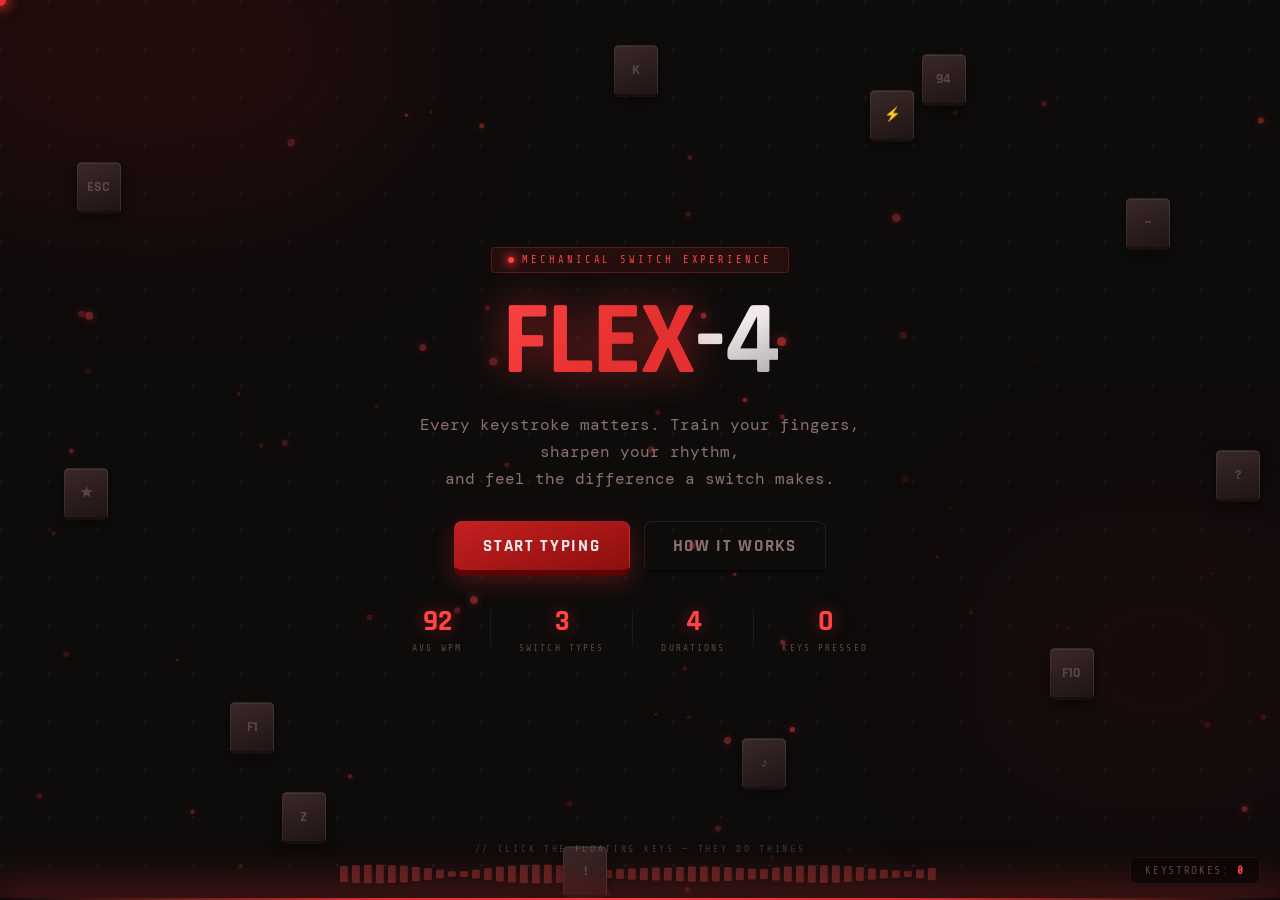
<file: WAD_project/index.html>
<!DOCTYPE html>
<html lang="en">
<head>
  <meta charset="UTF-8">
  <meta name="viewport" content="width=device-width, initial-scale=1.0">
  <title>Flex-4 — Mechanical Switch Typing Experience</title>
  <style>
    @import url('https://fonts.googleapis.com/css2?family=Share+Tech+Mono&family=Rajdhani:wght@500;600;700&family=DM+Mono:wght@400;500&display=swap');

    *{box-sizing:border-box;margin:0;padding:0}
    html,body{height:100%}

    body{
      background:#0e0b0b;
      font-family:'Rajdhani','Trebuchet MS',sans-serif;
      font-weight:500;
      color:#f0e8e8;
      position:relative;
      cursor:none;
      overflow:hidden;
      min-height:100vh;
    }

    /* ── CUSTOM CURSOR ── */
    .cursor{
      position:fixed;width:12px;height:12px;border-radius:50%;
      background:#e53030;box-shadow:0 0 12px 4px rgba(229,48,48,0.7);
      pointer-events:none;z-index:9999;transform:translate(-50%,-50%);
      transition:width 80ms,height 80ms,background 80ms;
    }
    .cursor.hover{width:20px;height:20px;background:#ff4444;mix-blend-mode:screen;}

    /* ── CANVAS (mouse-repel particles) ── */
    #particle-canvas{position:fixed;inset:0;z-index:1;pointer-events:none;}

    /* ── GRID OVERLAY ── */
    #grid-overlay{position:fixed;inset:0;z-index:2;pointer-events:none;overflow:hidden;}
    .grid-dot{
      position:absolute;width:3px;height:3px;border-radius:50%;
      background:rgba(255,255,255,0.06);
      transition:background 150ms ease,transform 150ms ease,box-shadow 150ms ease;
    }
    .grid-dot.active{
      background:#ff4444;
      box-shadow:0 0 8px 4px rgba(229,48,48,0.55);
      transform:scale(1.8);
    }

    /* ── RIPPLE CONTAINER ── */
    #ripple-container{position:fixed;inset:0;z-index:3;pointer-events:none;overflow:hidden;}
    .ripple-ring{
      position:absolute;border-radius:50%;pointer-events:none;
      border:2px solid #ff4444;
      box-shadow:0 0 12px 2px rgba(229,48,48,0.55),inset 0 0 12px 2px rgba(229,48,48,0.55);
      animation:ripple-expand 0.9s ease-out forwards;
    }
    @keyframes ripple-expand{
      0%{width:0;height:0;opacity:0.9;transform:translate(-50%,-50%)}
      100%{width:280px;height:280px;opacity:0;transform:translate(-50%,-50%)}
    }

    /* ── BACKDROP BLOBS ── */
    .backdrop{position:fixed;border-radius:999px;filter:blur(80px);pointer-events:none;}
    .backdrop-a{width:500px;height:300px;top:-100px;left:-100px;background:rgba(180,20,20,0.13);}
    .backdrop-b{width:400px;height:300px;right:-80px;bottom:10%;background:rgba(120,10,10,0.10);}

    /* ── FLOATING KEY EASTER EGGS (keycap style from Code-2) ── */
    #floating-keys{position:fixed;inset:0;z-index:5;pointer-events:none;}
    .float-key{
      position:absolute;pointer-events:all;cursor:pointer;
      width:44px;height:52px;border-radius:5px;
      background:linear-gradient(160deg,#3a2828,#1f1414);
      border:1.5px solid rgba(255,255,255,0.08);
      border-bottom:3px solid #1a0f0f;
      box-shadow:0 4px 12px rgba(0,0,0,0.5),inset 0 1px 0 rgba(255,255,255,0.06);
      display:flex;align-items:center;justify-content:center;
      font-family:'Rajdhani',sans-serif;font-weight:700;font-size:0.85rem;
      color:#5a4545;text-transform:uppercase;
      user-select:none;-webkit-user-select:none;
      animation:float-var 6s ease-in-out infinite alternate;
    }
    .float-key:hover{
      transform:translateY(-4px) scale(1.08);
      color:#ff4444;
      border-color:rgba(229,48,48,0.3);
      border-bottom-color:#e53030;
      box-shadow:0 8px 24px rgba(0,0,0,0.6),0 0 20px rgba(229,48,48,0.55),inset 0 1px 0 rgba(255,255,255,0.1);
      background:#2a1010;
    }
    .float-key.gold{
      color:#ffd700!important;border-color:#ffd700!important;
      border-bottom-color:#b8960f!important;
      box-shadow:0 8px 24px rgba(0,0,0,0.6),0 0 30px rgba(255,215,0,0.5),inset 0 1px 0 rgba(255,255,0,0.15)!important;
      text-shadow:0 0 12px rgba(255,215,0,0.6);
      background:linear-gradient(160deg,#3a2a00,#1f1400)!important;
    }
    .float-key.glitch{animation:key-glitch 0.4s ease-in-out;}
    .float-key.sparkle{animation:key-sparkle 0.6s ease-out;}
    .float-key.shake{animation:key-shake 0.5s ease-in-out;}
    @keyframes float-var{
      0%{transform:translateY(0px) rotate(-1deg)}
      100%{transform:translateY(-10px) rotate(1deg)}
    }
    @keyframes key-glitch{
      0%{transform:translate(0)}10%{transform:translate(-4px,2px) skewX(3deg)}
      20%{transform:translate(4px,-2px) skewX(-3deg)}30%{transform:translate(-2px,0)}
      40%{transform:translate(2px,1px)}50%{transform:translate(0)}
      60%{transform:translate(-3px,-1px) skewX(2deg)}70%{transform:translate(0)}
      100%{transform:translate(0)}
    }
    @keyframes key-sparkle{
      0%{transform:scale(1)}30%{transform:scale(1.25);box-shadow:0 0 40px rgba(229,48,48,0.55)}
      70%{transform:scale(0.9)}100%{transform:scale(1)}
    }
    @keyframes key-shake{
      0%,100%{transform:translateX(0)}10%{transform:translateX(-6px) rotate(-5deg)}
      20%{transform:translateX(6px) rotate(5deg)}30%{transform:translateX(-4px) rotate(-3deg)}
      40%{transform:translateX(4px) rotate(3deg)}50%{transform:translateX(-2px)}
      60%{transform:translateX(2px)}70%{transform:translateX(-1px)}
    }

    /* ── KEYPRESS COUNTER ── */
    #key-counter{
      position:fixed;bottom:16px;right:20px;z-index:50;
      font-family:'Share Tech Mono',monospace;font-size:0.7rem;
      color:#5a4545;letter-spacing:0.15em;text-transform:uppercase;
      background:rgba(0,0,0,0.5);backdrop-filter:blur(8px);
      padding:6px 14px;border-radius:6px;border:1px solid rgba(255,255,255,0.06);
      pointer-events:none;
    }
    #key-count{color:#ff4444;font-weight:700;}

    /* ── EASTER EGG HUD ── */
    #ee-hud{position:fixed;bottom:16px;left:20px;z-index:50;pointer-events:none;}
    .ee-hud-item{
      display:inline-block;padding:4px 10px;border-radius:4px;
      background:rgba(0,0,0,0.4);border:1px solid rgba(255,255,255,0.05);
      color:#5a4545;font-family:'Share Tech Mono',monospace;font-size:0.6rem;
      letter-spacing:0.12em;text-transform:uppercase;margin-right:6px;
    }
    .ee-hud-item.found{color:#ff4444;border-color:rgba(229,48,48,0.3);}

    /* ── EASTER EGG TOAST ── */
    #ee-toast{
      position:fixed;top:20px;left:50%;z-index:200;transform:translateX(-50%);
      pointer-events:none;text-align:center;
    }
    .ee-toast-msg{
      display:inline-block;padding:10px 24px;border-radius:8px;
      background:rgba(0,0,0,0.85);backdrop-filter:blur(12px);
      border:1px solid rgba(229,48,48,0.3);color:#ff4444;
      font-family:'Share Tech Mono',monospace;font-size:0.8rem;
      letter-spacing:0.12em;box-shadow:0 8px 32px rgba(0,0,0,0.6);
      animation:toast-in 0.35s ease-out,toast-out 0.4s ease-in 2.2s forwards;
    }
    @keyframes toast-in{0%{opacity:0;transform:translateY(-20px) scale(0.9)}100%{opacity:1;transform:translateY(0) scale(1)}}
    @keyframes toast-out{0%{opacity:1;transform:translateY(0) scale(1)}100%{opacity:0;transform:translateY(-16px) scale(0.9)}}

    /* ── WAVEFORM SVG ── */
    #waveform{
      position:fixed;bottom:14px;left:50%;z-index:4;transform:translateX(-50%);
      width:min(600px,80%);height:24px;pointer-events:none;
      opacity:0.5;mix-blend-mode:screen;
    }
    #waveform-svg{width:100%;height:100%;overflow:visible;}
    .wave-bar{fill:#ff4444;opacity:0.6;}

    /* ── SCENE & HERO ── */
    .scene{
      position:fixed;inset:0;z-index:6;
      display:flex;flex-direction:column;align-items:center;justify-content:center;
    }
    .hero-wrap{
      display:flex;flex-direction:column;align-items:center;
      text-align:center;gap:22px;padding:0 24px;
    }

    .eyebrow{
      display:inline-flex;align-items:center;gap:8px;padding:6px 16px;
      border-radius:4px;background:rgba(229,48,48,0.1);
      border:1px solid rgba(229,48,48,0.3);color:#ff4444;
      font-family:'Share Tech Mono',monospace;font-size:0.65rem;
      letter-spacing:0.28em;text-transform:uppercase;
    }
    .eyebrow-dot{
      width:6px;height:6px;border-radius:50%;background:#ff4444;flex-shrink:0;
      box-shadow:0 0 8px 3px rgba(229,48,48,0.7);
      animation:blink 2.4s ease-in-out infinite;
    }
    @keyframes blink{0%,90%,100%{opacity:1}95%{opacity:0.1}}

    h1{
      font-family:'Rajdhani',sans-serif;font-weight:700;
      font-size:clamp(3rem,10vw,6.5rem);line-height:0.9;
      letter-spacing:-0.02em;text-transform:uppercase;
      transition:filter 200ms ease,transform 200ms ease;
    }
    h1.glitching{animation:glitch-text 0.6s ease-in-out;}
    @keyframes glitch-text{
      0%{transform:translate(0);filter:blur(0)}
      5%{transform:translate(-6px,2px) skewX(5deg);filter:blur(2px)}
      10%{transform:translate(6px,-2px) skewX(-5deg);filter:blur(1px)}
      15%{transform:translate(-3px,0) skewX(3deg)}
      20%{transform:translate(3px,1px) skewX(-3deg)}
      35%{transform:translate(-5px,2px) skewX(4deg);filter:blur(1px)}
      40%{transform:translate(0);filter:blur(0)}
      100%{transform:translate(0);filter:blur(0)}
    }
    .h1-red{
      background:linear-gradient(135deg,#ff4444 0%,#e53030 60%);
      -webkit-background-clip:text;-webkit-text-fill-color:transparent;background-clip:text;
      filter:drop-shadow(0 0 20px rgba(229,48,48,0.6));
    }
    .h1-white{
      background:linear-gradient(160deg,#fff5f5 0%,#f0e8e8 40%,rgba(240,232,232,0.6) 100%);
      -webkit-background-clip:text;-webkit-text-fill-color:transparent;background-clip:text;
    }

    .tagline{
      font-family:'DM Mono',monospace;font-size:clamp(0.8rem,1.8vw,1rem);
      color:#8a7070;line-height:1.7;max-width:500px;font-weight:400;
    }

    .cta-row{display:flex;gap:14px;flex-wrap:wrap;justify-content:center;margin-top:6px;}

    .btn-primary{
      background:linear-gradient(160deg,#c42020 0%,#8c0e0e 100%);
      color:#f0e8e8;border:1px solid rgba(255,100,100,0.2);
      border-bottom:3px solid #5a0505;
      padding:13px 28px;border-radius:8px;
      font-family:'Rajdhani',sans-serif;font-weight:700;font-size:1.05rem;
      letter-spacing:0.1em;text-transform:uppercase;cursor:pointer;
      box-shadow:0 3px 0 #5a0505,0 8px 24px rgba(229,48,48,0.3);
      transition:transform 60ms,box-shadow 60ms;
      text-decoration:none;display:inline-block;
    }
    .btn-primary:hover{box-shadow:0 3px 0 #5a0505,0 12px 32px rgba(229,48,48,0.5);}
    .btn-primary:active{transform:translateY(2px);box-shadow:0 1px 0 #5a0505,0 4px 12px rgba(229,48,48,0.25);}

    .btn-ghost{
      background:transparent;color:#8a7070;
      border:1px solid rgba(255,255,255,0.08);
      border-bottom:3px solid rgba(0,0,0,0.3);
      padding:13px 28px;border-radius:8px;
      font-family:'Rajdhani',sans-serif;font-weight:700;font-size:1.05rem;
      letter-spacing:0.1em;text-transform:uppercase;cursor:pointer;
      transition:color 150ms,border-color 150ms;
      text-decoration:none;display:inline-block;
    }
    .btn-ghost:hover{color:#f0e8e8;border-color:rgba(229,48,48,0.3);}

    /* ── STATS ROW ── */
    .stats-row{
      display:flex;gap:28px;flex-wrap:wrap;justify-content:center;
      margin-top:8px;
    }
    .stat-item{display:flex;flex-direction:column;align-items:center;gap:3px;}
    .stat-num{
      font-family:'Rajdhani',sans-serif;font-weight:700;font-size:1.8rem;
      color:#ff4444;letter-spacing:-0.03em;
      text-shadow:0 0 16px rgba(229,48,48,0.5);
    }
    .stat-lbl{
      font-family:'Share Tech Mono',monospace;font-size:0.6rem;
      letter-spacing:0.22em;color:#5a4545;text-transform:uppercase;
    }
    .stat-sep{width:1px;height:36px;background:rgba(255,255,255,0.06);align-self:center;}

    /* ── HINT ── */
    .hint{
      position:fixed;bottom:46px;left:50%;transform:translateX(-50%);
      font-family:'Share Tech Mono',monospace;font-size:0.6rem;
      letter-spacing:0.28em;color:rgba(255,255,255,0.18);
      text-transform:uppercase;z-index:7;white-space:nowrap;
      transition:opacity 1s ease;
    }

    /* ── BURST PARTICLES ── */
    .burst-particle{
      position:fixed;border-radius:50%;z-index:9990;pointer-events:none;
      animation:burst-fly 0.8s ease-out forwards;
      background:#ff4444;box-shadow:0 0 6px 2px rgba(229,48,48,0.55);
    }
    @keyframes burst-fly{
      0%{opacity:1;transform:translate(0,0) scale(1)}
      100%{opacity:0;transform:translate(var(--bx),var(--by)) scale(0)}
    }

    /* ── RAINBOW OVERLAY ── */
    .rainbow-overlay{
      position:fixed;inset:0;z-index:9980;pointer-events:none;
      background:linear-gradient(90deg,red,orange,yellow,green,blue,indigo,violet);
      animation:rainbow-flash 0.8s ease-out forwards;
    }
    @keyframes rainbow-flash{0%{opacity:0.6}50%{opacity:0.3}100%{opacity:0}}

    /* ── SCANLINES ── */
    body::before{
      content:"";position:fixed;inset:0;pointer-events:none;z-index:8;
      background-image:repeating-linear-gradient(0deg,transparent,transparent 3px,rgba(255,255,255,0.008) 3px,rgba(255,255,255,0.008) 4px);
    }
    /* ── BOTTOM GLOW BAR ── */
    body::after{
      content:"";position:fixed;bottom:0;left:0;right:0;height:2px;z-index:9;
      background:linear-gradient(90deg,transparent 0%,#e53030 30%,#ff4444 50%,#e53030 70%,transparent 100%);
      box-shadow:0 0 40px 8px rgba(229,48,48,0.5);
    }

    /* ── RESPONSIVE ── */
    @media(max-width:600px){
      #floating-keys,.float-key{display:none}
      .stats-row{gap:16px}
      .stat-sep{display:none}
      .tagline br{display:none}
      body{cursor:auto}
      .cursor{display:none}
      #ee-hud{display:none}
      #key-counter{font-size:0.6rem;padding:4px 10px;bottom:10px;right:10px}
    }
  </style>
</head>
<body>

<div class="backdrop backdrop-a"></div>
<div class="backdrop backdrop-b"></div>
<canvas id="particle-canvas"></canvas>
<div id="grid-overlay"></div>
<div id="ripple-container"></div>
<div id="floating-keys"></div>
<div id="ee-hud"></div>
<div id="key-counter">KEYSTROKES: <span id="key-count">0</span></div>
<div id="ee-toast"></div>

<div class="cursor" id="cursor"></div>

<!-- Waveform SVG -->
<div id="waveform"><svg id="waveform-svg" preserveAspectRatio="none" viewBox="0 0 100 32"></svg></div>

<!-- Main hero content -->
<div class="scene">
  <div class="hero-wrap">

    <div class="eyebrow">
      <span class="eyebrow-dot"></span>
      <span>Mechanical Switch Experience</span>
    </div>

    <h1 id="main-title">
      <span class="h1-red">FLEX</span><span class="h1-white">-4</span>
    </h1>

    <p class="tagline">
      Every keystroke matters. Train your fingers, sharpen your rhythm,<br>
      and feel the difference a switch makes.
    </p>

    <div class="cta-row">
      <a href="main.html" class="btn-primary" id="start-btn">Start Typing</a>
      <a href="#" class="btn-ghost" id="about-btn">How It Works</a>
    </div>

    <div class="stats-row">
      <div class="stat-item">
        <span class="stat-num" id="s-wpm">0</span>
        <span class="stat-lbl">Avg WPM</span>
      </div>
      <div class="stat-sep"></div>
      <div class="stat-item">
        <span class="stat-num">3</span>
        <span class="stat-lbl">Switch Types</span>
      </div>
      <div class="stat-sep"></div>
      <div class="stat-item">
        <span class="stat-num">4</span>
        <span class="stat-lbl">Durations</span>
      </div>
      <div class="stat-sep"></div>
      <div class="stat-item">
        <span class="stat-num" id="s-keys">0</span>
        <span class="stat-lbl">Keys Pressed</span>
      </div>
    </div>

  </div>
</div>

<div class="hint" id="hint">// click the floating keys — they do things</div>

<script>
// ============================================================
// STATE
// ============================================================
const S = {
  mouseX: -9999, mouseY: -9999,
  keyCount: 0,
  wpmDone: false,
  dots: [],
  particles: [],
  rafId: null,
  konami: [],
  konamiCode: ['ArrowUp','ArrowUp','ArrowDown','ArrowDown','ArrowLeft','ArrowRight','ArrowLeft','ArrowRight','b','a'],
  foundGold: false, foundF10: false, foundEsc: false, foundCtrlZ: false, foundKonami: false,
};

// ============================================================
// CUSTOM CURSOR
// ============================================================
const cur = document.getElementById('cursor');

document.addEventListener('mousemove', e => {
  S.mouseX = e.clientX; S.mouseY = e.clientY;
  cur.style.left = S.mouseX + 'px';
  cur.style.top  = S.mouseY + 'px';
  updateGridDots();
});

function attachHover(el) {
  el.addEventListener('mouseenter', () => cur.classList.add('hover'));
  el.addEventListener('mouseleave', () => cur.classList.remove('hover'));
}
document.querySelectorAll('a, button').forEach(attachHover);

// ============================================================
// CANVAS — MOUSE-REPEL PARTICLES
// ============================================================
const canvas = document.getElementById('particle-canvas');
const ctx    = canvas.getContext('2d');

function resizeCanvas() {
  canvas.width  = window.innerWidth;
  canvas.height = window.innerHeight;
}
resizeCanvas();
window.addEventListener('resize', () => { resizeCanvas(); buildGrid(); });

class Particle {
  constructor() { this.reset(true); }
  reset(rand) {
    this.x  = rand ? Math.random() * canvas.width  : (Math.random() > 0.5 ? -5 : canvas.width + 5);
    this.y  = rand ? Math.random() * canvas.height : Math.random() * canvas.height;
    this.vx = (Math.random() - 0.5) * 0.4;
    this.vy = (Math.random() - 0.5) * 0.4;
    this.base = 1.5 + Math.random() * 2.5;
    this.r    = this.base;
    this.a    = 0.25 + Math.random() * 0.4;
    this.pulse = Math.random() * Math.PI * 2;
    this.ps    = 0.006 + Math.random() * 0.012;
  }
  update() {
    const dx = this.x - S.mouseX, dy = this.y - S.mouseY;
    const d  = Math.sqrt(dx*dx + dy*dy);
    if (d < 150 && d > 0) {
      const f = (150 - d) / 150;
      this.vx += (dx/d) * f * 0.32;
      this.vy += (dy/d) * f * 0.32;
    }
    this.vx *= 0.97; this.vy *= 0.97;
    this.x += this.vx; this.y += this.vy;
    this.pulse += this.ps;
    this.r = this.base + Math.sin(this.pulse) * 0.8;
    if (this.x < -20 || this.x > canvas.width+20 || this.y < -20 || this.y > canvas.height+20) this.reset(false);
  }
  draw() {
    ctx.beginPath();
    ctx.arc(this.x, this.y, this.r, 0, Math.PI*2);
    ctx.fillStyle = '#ff4444';
    ctx.globalAlpha = this.a * (0.5 + Math.sin(this.pulse) * 0.3);
    ctx.shadowColor = '#ff4444';
    ctx.shadowBlur  = 8;
    ctx.fill();
  }
}

function initParticles(n = 70) {
  S.particles = [];
  for (let i = 0; i < n; i++) S.particles.push(new Particle());
}

// connect nearby pairs
function drawConnections() {
  for (let i = 0; i < S.particles.length; i++) {
    for (let j = i+1; j < S.particles.length; j++) {
      const dx = S.particles[i].x - S.particles[j].x;
      const dy = S.particles[i].y - S.particles[j].y;
      const d  = Math.sqrt(dx*dx + dy*dy);
      if (d < 90) {
        ctx.beginPath();
        ctx.moveTo(S.particles[i].x, S.particles[i].y);
        ctx.lineTo(S.particles[j].x, S.particles[j].y);
        ctx.strokeStyle = `rgba(229,48,48,${(1 - d/90) * 0.07})`;
        ctx.lineWidth   = 0.5;
        ctx.shadowBlur  = 0;
        ctx.globalAlpha = 1;
        ctx.stroke();
      }
    }
  }
}

function animateParticles() {
  ctx.clearRect(0, 0, canvas.width, canvas.height);
  ctx.shadowBlur = 0;
  ctx.globalAlpha = 1;
  for (const p of S.particles) { p.update(); p.draw(); }
  ctx.globalAlpha = 1; ctx.shadowBlur = 0;
  drawConnections();
  S.rafId = requestAnimationFrame(animateParticles);
}

// ============================================================
// GRID DOT OVERLAY
// ============================================================
const gridEl = document.getElementById('grid-overlay');

function buildGrid() {
  gridEl.innerHTML = '';
  S.dots = [];
  const sp = 48;
  const cols = Math.ceil(window.innerWidth  / sp) + 1;
  const rows = Math.ceil(window.innerHeight / sp) + 1;
  for (let r = 0; r < rows; r++) {
    for (let c = 0; c < cols; c++) {
      const d = document.createElement('div');
      d.className = 'grid-dot';
      d.style.left = (c * sp) + 'px';
      d.style.top  = (r * sp) + 'px';
      gridEl.appendChild(d);
      S.dots.push({ el: d, cx: c * sp + 1.5, cy: r * sp + 1.5 });
    }
  }
}

function updateGridDots() {
  for (const dot of S.dots) {
    const dx = dot.cx - S.mouseX, dy = dot.cy - S.mouseY;
    dot.el.classList.toggle('active', dx*dx + dy*dy < 6400); // r=80
  }
}

// ============================================================
// WAVEFORM
// ============================================================
const wfSvg = document.getElementById('waveform-svg');

function buildWaveform() {
  wfSvg.innerHTML = '';
  for (let i = 0; i < 50; i++) {
    const rect = document.createElementNS('http://www.w3.org/2000/svg','rect');
    rect.setAttribute('class','wave-bar');
    const w = 100 / 50;
    rect.setAttribute('x', (i * w) + '%');
    rect.setAttribute('width', (w * 0.65) + '%');
    rect.setAttribute('y','50%'); rect.setAttribute('height','2'); rect.setAttribute('rx','1');
    rect.dataset.i = i;
    wfSvg.appendChild(rect);
  }
}

function animateWaveform() {
  const bars = wfSvg.querySelectorAll('.wave-bar');
  const now  = Date.now() / 1000;
  bars.forEach((b, i) => {
    const ph  = (i / bars.length) * Math.PI * 4 + now * 2.8;
    const val = Math.abs(Math.sin(ph)) * 0.5 + Math.abs(Math.sin(ph * 0.7 + 1)) * 0.3 + 0.2;
    const h   = Math.max(2, val * 26);
    b.setAttribute('y',  (16 - h/2).toString());
    b.setAttribute('height', h.toString());
    b.setAttribute('opacity', (0.2 + val * 0.6).toString());
  });
  requestAnimationFrame(animateWaveform);
}

// ============================================================
// FLOATING KEYS (keycap style)
// ============================================================
const fkWrap = document.getElementById('floating-keys');
const keyDefs = [
  { label:'ESC',    reaction:'esc'                                          },
  { label:'~',      reaction:'gold'                                         },
  { label:'F1',     reaction:'msg',   msg:'Need help? You\'re on your own.' },
  { label:'F10',    reaction:'f10'                                          },
  { label:'K',      reaction:'msg',   msg:'Konami knows…'                   },
  { label:'94',     reaction:'msg',   msg:'Target: 94 WPM. Can you hit it?' },
  { label:'★',      reaction:'burst'                                        },
  { label:'?',      reaction:'msg',   msg:'Question everything. Then type.' },
  { label:'!',      reaction:'burst'                                        },
  { label:'Z',      reaction:'ctrlz'                                        },
  { label:'⚡',     reaction:'burst'                                        },
  { label:'♪',      reaction:'msg',   msg:'Music to type by.'               },
];

// positions in % (kept away from center)
const positions = [
  [6,18],[88,22],[18,78],[82,72],[48,5],[72,6],
  [5,52],[95,50],[44,94],[22,88],[68,10],[58,82],
];

function buildFloatingKeys() {
  fkWrap.innerHTML = '';
  keyDefs.forEach((def, i) => {
    const el = document.createElement('div');
    el.className = 'float-key';
    el.textContent = def.label;
    const [px, py] = positions[i];
    el.style.left = px + '%';
    el.style.top  = py + '%';
    el.style.animationDelay    = (i * 0.28) + 's';
    el.style.animationDuration = (5 + (i % 4) * 0.7) + 's';
    el.addEventListener('click', e => handleKeyClick(def, el, e));
    attachHover(el);
    fkWrap.appendChild(el);
  });
}

function handleKeyClick(def, el, e) {
  spawnBurst(e.clientX, e.clientY, 12);
  el.classList.remove('glitch','sparkle','shake');
  void el.offsetWidth;
  switch (def.reaction) {
    case 'esc':
      el.classList.add('shake');
      showEgg('Escape reality? There\'s no escape. Only type.');
      if (!S.foundEsc) { S.foundEsc = true; addHud('ESC'); }
      break;
    case 'gold':
      if (!S.foundGold) {
        el.classList.add('gold');
        showEgg('~ Secret found! You\'re unbreakable.');
        S.foundGold = true; addHud('~');
      } else { el.classList.add('sparkle'); }
      break;
    case 'f10':
      el.classList.add('glitch');
      triggerGlitch();
      if (!S.foundF10) { S.foundF10 = true; addHud('F10'); }
      break;
    case 'ctrlz':
      el.classList.add('shake');
      showEgg("CTRL+Z can't undo real life. Keep typing.");
      if (!S.foundCtrlZ) { S.foundCtrlZ = true; addHud('CTRL+Z'); }
      break;
    case 'burst':
      el.classList.add('sparkle');
      const msgs = {'★':'★ You\'re a star.','!':'! Type with passion!','⚡':'⚡ Speed and power.'};
      if (msgs[def.label]) showEgg(msgs[def.label]);
      break;
    case 'msg':
      el.classList.add('sparkle');
      if (def.msg) showEgg(def.msg);
      break;
  }
  S.keyCount++;
  document.getElementById('key-count').textContent = S.keyCount;
}

// ============================================================
// EASTER EGG HELPERS
// ============================================================
const eeToast = document.getElementById('ee-toast');
const eeHud   = document.getElementById('ee-hud');

function showEgg(msg) {
  const div = document.createElement('div');
  div.className = 'ee-toast-msg';
  div.textContent = msg;
  eeToast.appendChild(div);
  setTimeout(() => { if (div.parentNode) div.remove(); }, 2800);
}

function addHud(label) {
  if (eeHud.querySelector(`[data-label="${label}"]`)) return;
  const el = document.createElement('span');
  el.className = 'ee-hud-item found';
  el.dataset.label = label;
  el.textContent = '✓ ' + label;
  eeHud.appendChild(el);
}

function triggerGlitch() {
  const h1 = document.getElementById('main-title');
  h1.classList.remove('glitching');
  void h1.offsetWidth;
  h1.classList.add('glitching');
  showEgg('F10: SYSTEM GLITCH — the matrix has typing errors.');
  spawnBurst(window.innerWidth/2, window.innerHeight/2, 22);
  setTimeout(() => h1.classList.remove('glitching'), 700);
}

// ============================================================
// RIPPLES
// ============================================================
const rippleCon = document.getElementById('ripple-container');

function spawnRipple(x, y) {
  const r = document.createElement('div');
  r.className = 'ripple-ring';
  r.style.left = x + 'px'; r.style.top = y + 'px';
  rippleCon.appendChild(r);
  r.addEventListener('animationend', () => r.remove());
}

// ============================================================
// PARTICLE BURST
// ============================================================
function spawnBurst(x, y, count = 14) {
  for (let i = 0; i < count; i++) {
    const p   = document.createElement('div');
    p.className = 'burst-particle';
    const ang  = Math.random() * Math.PI * 2;
    const dist = 30 + Math.random() * 80;
    const sz   = (2 + Math.random() * 5) + 'px';
    p.style.cssText = `left:${x}px;top:${y}px;width:${sz};height:${sz};animation-duration:${0.4 + Math.random()*0.5}s;`;
    p.style.setProperty('--bx', Math.cos(ang)*dist + 'px');
    p.style.setProperty('--by', Math.sin(ang)*dist + 'px');
    document.body.appendChild(p);
    setTimeout(() => p.remove(), 1200);
  }
}

// ============================================================
// RAINBOW FLASH
// ============================================================
function rainbowFlash() {
  const o = document.createElement('div');
  o.className = 'rainbow-overlay';
  document.body.appendChild(o);
  setTimeout(() => o.remove(), 900);
}

// ============================================================
// KEYBOARD EASTER EGGS
// ============================================================
document.addEventListener('keydown', e => {
  if (e.repeat) return;

  // konami
  S.konami.push(e.key);
  if (S.konami.length > S.konamiCode.length) S.konami.shift();
  if (S.konami.join(',') === S.konamiCode.join(',') && !S.foundKonami) {
    S.foundKonami = true;
    rainbowFlash();
    showEgg('KONAMI CODE! Rainbow power activated! 🕹');
    addHud('KONAMI');
    spawnBurst(window.innerWidth/2, window.innerHeight/2, 30);
    S.konami = [];
  }

  const x = S.mouseX > 0 ? S.mouseX : window.innerWidth/2;
  const y = S.mouseY > 0 ? S.mouseY : window.innerHeight/2;
  spawnRipple(x, y);
  S.keyCount++;
  document.getElementById('key-count').textContent = S.keyCount;

  if (e.key === 'Escape') {
    showEgg("ESC pressed. But there's no escaping the type.");
    spawnBurst(x, y, 10);
    if (!S.foundEsc) { S.foundEsc = true; addHud('ESC'); }
  }
  if (e.key === 'F10') {
    e.preventDefault();
    triggerGlitch();
    if (!S.foundF10) { S.foundF10 = true; addHud('F10'); }
  }
  if ((e.ctrlKey || e.metaKey) && e.key === 'z') {
    e.preventDefault();
    showEgg('CTRL+Z: Undo your life choices? Too bad.');
    spawnBurst(x, y, 15);
    if (!S.foundCtrlZ) { S.foundCtrlZ = true; addHud('CTRL+Z'); }
  }
  if (e.key === '`' || e.key === '~') {
    const tildeKey = [...fkWrap.querySelectorAll('.float-key')].find(k => k.textContent === '~');
    if (tildeKey && !S.foundGold) {
      tildeKey.classList.add('gold');
      showEgg('~ Secret found! You\'re unbreakable.');
      S.foundGold = true; addHud('~');
    }
  }
});

// ============================================================
// CTA BUTTON INTERACTIONS
// ============================================================
const startBtn  = document.getElementById('start-btn');
const aboutBtn  = document.getElementById('about-btn');

startBtn.addEventListener('mouseenter', () => spawnBurst(S.mouseX, S.mouseY, 8));
aboutBtn.addEventListener('click', e => {
  e.preventDefault();
  showEgg('// pick a switch, set a duration, start typing.');
  spawnBurst(S.mouseX, S.mouseY, 10);
});

// ============================================================
// WPM COUNTER ANIMATION
// ============================================================
function animateWpm(target = 94, dur = 2000) {
  if (S.wpmDone) return;
  S.wpmDone = true;
  const el    = document.getElementById('s-wpm');
  const start = performance.now();
  (function tick(now) {
    const p = Math.min((now - start) / dur, 1);
    const e = 1 - Math.pow(1 - p, 3);
    el.textContent = Math.round(e * target);
    if (p < 1) requestAnimationFrame(tick);
    else el.textContent = target;
  })(start);
}

// ============================================================
// KEYS PRESSED STAT (hero counter stays in sync)
// ============================================================
const sKeysEl = document.getElementById('s-keys');
const kcEl    = document.getElementById('key-count');
// Both are updated via S.keyCount, synced on keydown above + key click above
// Patch: keep s-keys in sync
const _origKD = document.addEventListener; // already bound, just watch S.keyCount
setInterval(() => { sKeysEl.textContent = S.keyCount; }, 200);

// ============================================================
// HINT FADE
// ============================================================
const hint = document.getElementById('hint');
setTimeout(() => { hint.style.opacity = '0'; }, 6000);

// ============================================================
// INIT
// ============================================================
initParticles(70);
buildGrid();
buildFloatingKeys();
buildWaveform();
animateParticles();
animateWaveform();
animateWpm();
</script>
</body>
</html>
</file>
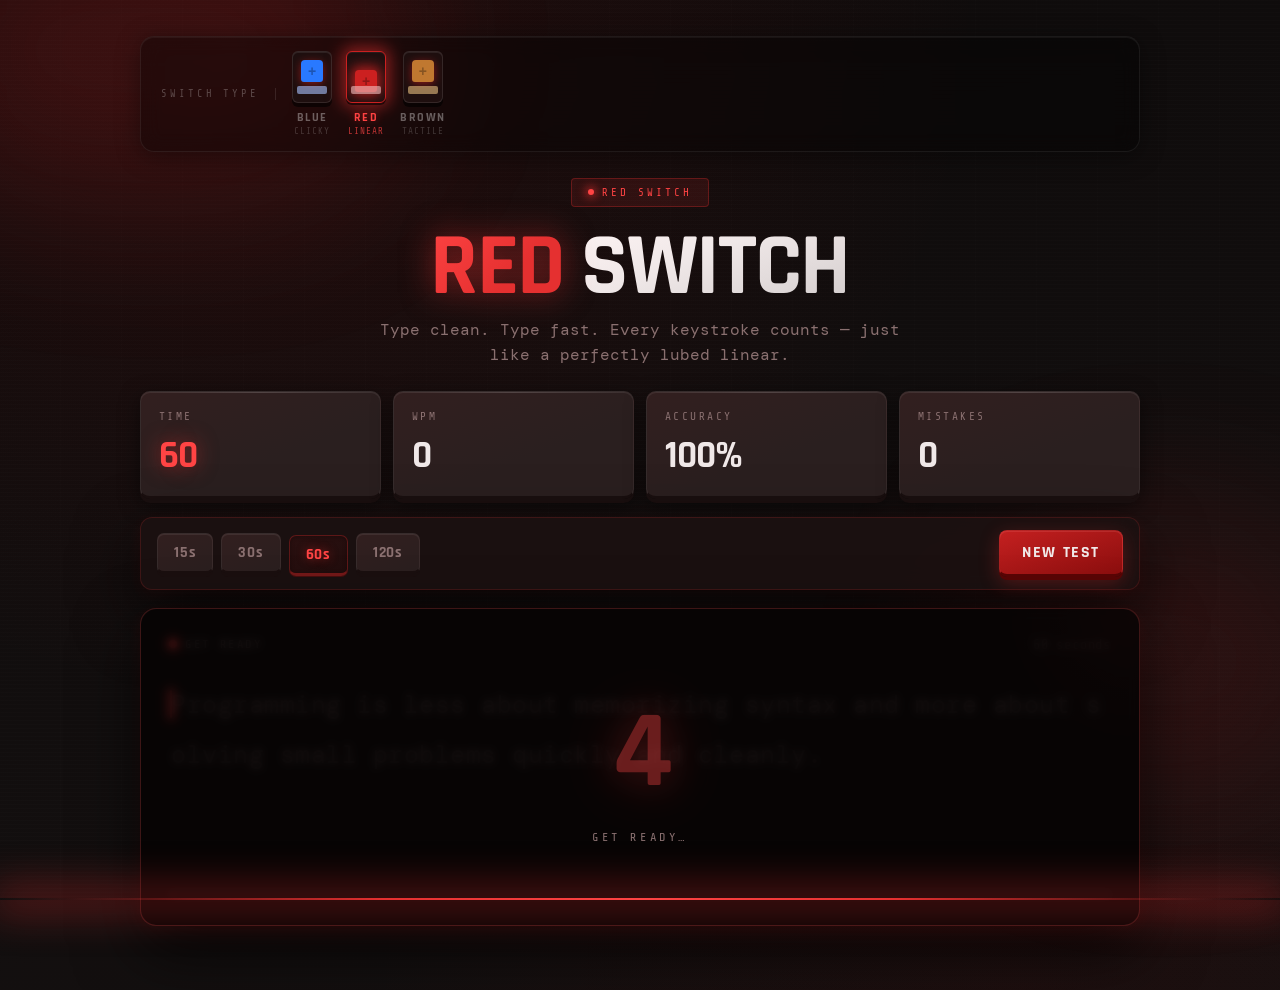
<file: WAD_project/main.html>
<!DOCTYPE html>
<html lang="en" data-switch="red">
<head>
  <meta charset="UTF-8">
  <meta name="viewport" content="width=device-width, initial-scale=1.0">
  <title>Flex-4</title>
  <link rel="stylesheet" href="style.css">
</head>
<body>

<div class="backdrop backdrop-a"></div>
<div class="backdrop backdrop-b"></div>

<main class="app">

  <!-- SWITCH SELECTOR -->
  <div class="switch-panel" aria-label="Theme selector">
    <div class="switch-panel-label">SWITCH TYPE</div>
    <div class="switch-toggles">

      <button class="sw-toggle" data-theme="blue" aria-label="Blue Switch theme">
        <div class="sw-housing">
          <div class="sw-stem"></div>
          <div class="sw-base"></div>
        </div>
        <span class="sw-label">BLUE</span>
        <span class="sw-sub">Clicky</span>
      </button>

      <button class="sw-toggle active" data-theme="red" aria-label="Red Switch theme">
        <div class="sw-housing">
          <div class="sw-stem"></div>
          <div class="sw-base"></div>
        </div>
        <span class="sw-label">RED</span>
        <span class="sw-sub">Linear</span>
      </button>

      <button class="sw-toggle" data-theme="brown" aria-label="Brown Switch theme">
        <div class="sw-housing">
          <div class="sw-stem"></div>
          <div class="sw-base"></div>
        </div>
        <span class="sw-label">BROWN</span>
        <span class="sw-sub">Tactile</span>
      </button>

    </div>
  </div>

  <!-- HERO -->
  <section class="hero">
    <div class="eyebrow"><span class="eyebrow-dot"></span><span id="switch-name">Red Switch</span></div>
    <h1><span class="hero-accent" id="hero-accent">Red</span> <span class="hero-white">Switch</span></h1>
    <p id="hero-desc">Type clean. Type fast. Every keystroke counts — just like a perfectly lubed linear.</p>
  </section>

  <!-- STATS -->
  <section class="stats-grid" aria-label="Typing statistics">
    <div class="stat-card">
      <span class="stat-label">Time</span>
      <strong id="time">60</strong>
    </div>
    <div class="stat-card">
      <span class="stat-label">WPM</span>
      <strong id="wpm">0</strong>
    </div>
    <div class="stat-card">
      <span class="stat-label">Accuracy</span>
      <strong><span id="accuracy">100</span>%</strong>
    </div>
    <div class="stat-card">
      <span class="stat-label">Mistakes</span>
      <strong id="mistakes">0</strong>
    </div>
  </section>

  <!-- CONTROLS -->
  <section class="controls">
    <div class="duration-picker" id="duration-picker" aria-label="Select test duration">
      <button class="duration-btn" data-duration="15">15s</button>
      <button class="duration-btn" data-duration="30">30s</button>
      <button class="duration-btn active" data-duration="60">60s</button>
      <button class="duration-btn" data-duration="120">120s</button>
    </div>
    <button id="restart" class="primary-btn">New Test</button>
  </section>

  <!-- TEST CARD -->
  <section class="test-card">
    <div class="test-card-top">
      <span class="status-pill" id="status">Ready</span>
      <div class="subtle" id="time-remaining">60 seconds</div>
    </div>
    <div id="text-display" class="text-display" aria-label="Typing prompt"></div>
    <input id="hidden-input" autocomplete="off" autocapitalize="off" spellcheck="false" />
    <div class="progress-shell" aria-hidden="true">
      <div id="progress" class="progress-fill"></div>
    </div>
  </section>

</main>

<script src="script.js"></script>
</body>
</html>
</file>
<file: WAD_project/style.css>
@import url('https://fonts.googleapis.com/css2?family=Share+Tech+Mono&family=Rajdhani:wght@500;600;700&family=DM+Mono:wght@400;500&display=swap');

:root {
  --accent:#e53030; --accent-bright:#ff4444; --accent-glow:rgba(229,48,48,0.55);
  --accent-dim:rgba(229,48,48,0.12); --accent-mid:rgba(229,48,48,0.3);
  --bg:#0e0b0b; --bg-2:#141010;
  --panel:rgba(28,18,18,0.88); --panel-border:rgba(220,50,50,0.18);
  --keycap:#2a1f1f; --keycap-top:#321f1f; --keycap-side:#1a0f0f; --keycap-active-bg:#2a1010;
  --text:#f0e8e8; --muted:#8a7070; --muted-2:#5a4545;
  --wrong-char:#ff8c00; --wrong-underline:rgba(255,140,0,0.55); --wrong-bg:rgba(255,140,0,0.12);
  --underglow:linear-gradient(90deg,transparent 0%,#e53030 30%,#ff4444 50%,#e53030 70%,transparent 100%);
  --progress-bar:linear-gradient(90deg,#8c0e0e,#e53030,#ff4444);
  --btn-bg:linear-gradient(160deg,#c42020 0%,#8c0e0e 100%); --btn-shadow:#5a0505;
  --btn-border:rgba(255,100,100,0.2); --btn-shine:rgba(255,150,150,0.15);
  --sw-stem-color:#cc2020; --sw-base-color:#f0c0c0; --sw-housing-bg:#1e0f0f; --sw-housing-border:#cc2020;
  --shadow:0 24px 64px rgba(0,0,0,0.7),0 4px 16px rgba(229,48,48,0.08);
  --tt:background 400ms ease,color 300ms ease,border-color 300ms ease,box-shadow 300ms ease;
}

[data-switch="blue"] {
  --accent:#2979ff; --accent-bright:#5599ff; --accent-glow:rgba(41,121,255,0.6);
  --accent-dim:rgba(41,121,255,0.1); --accent-mid:rgba(41,121,255,0.3);
  --bg:#080c14; --bg-2:#0c1220;
  --panel:rgba(10,16,34,0.9); --panel-border:rgba(41,121,255,0.2);
  --keycap:#131c35; --keycap-top:#1a2645; --keycap-side:#080e1e; --keycap-active-bg:#0a1530;
  --text:#e8eeff; --muted:#607090; --muted-2:#3a4a6a;
  --wrong-char:#ff3cac; --wrong-underline:rgba(255,60,172,0.55); --wrong-bg:rgba(255,60,172,0.10);
  --underglow:linear-gradient(90deg,transparent 0%,#2979ff 30%,#5599ff 50%,#2979ff 70%,transparent 100%);
  --progress-bar:linear-gradient(90deg,#0a2a8c,#2979ff,#5599ff);
  --btn-bg:linear-gradient(160deg,#1a5ce8 0%,#0a3aaa 100%); --btn-shadow:#051a6a;
  --btn-border:rgba(80,140,255,0.25); --btn-shine:rgba(100,160,255,0.18);
  --sw-stem-color:#2979ff; --sw-base-color:#a8c4ff; --sw-housing-bg:#08101e; --sw-housing-border:#2979ff;
  --shadow:0 24px 64px rgba(0,0,0,0.75),0 4px 16px rgba(41,121,255,0.1);
}

[data-switch="brown"] {
  --accent:#c07830; --accent-bright:#e09040; --accent-glow:rgba(192,120,48,0.5);
  --accent-dim:rgba(192,120,48,0.1); --accent-mid:rgba(192,120,48,0.28);
  --bg:#100d08; --bg-2:#18120a;
  --panel:rgba(26,18,10,0.9); --panel-border:rgba(192,120,48,0.18);
  --keycap:#2e2010; --keycap-top:#382818; --keycap-side:#1a1008; --keycap-active-bg:#2a1a08;
  --text:#f0e8d8; --muted:#8a7558; --muted-2:#5a4830;
  --wrong-char:#00e5cc; --wrong-underline:rgba(0,229,204,0.55); --wrong-bg:rgba(0,229,204,0.08);
  --underglow:linear-gradient(90deg,transparent 0%,#c07830 30%,#e09040 50%,#c07830 70%,transparent 100%);
  --progress-bar:linear-gradient(90deg,#6a3a08,#c07830,#e09040);
  --btn-bg:linear-gradient(160deg,#b06020 0%,#7a3e0c 100%); --btn-shadow:#4a2005;
  --btn-border:rgba(200,140,60,0.22); --btn-shine:rgba(220,160,80,0.15);
  --sw-stem-color:#c07830; --sw-base-color:#e8c080; --sw-housing-bg:#16100a; --sw-housing-border:#c07830;
  --shadow:0 24px 64px rgba(0,0,0,0.7),0 4px 16px rgba(192,120,48,0.08);
}

*{box-sizing:border-box} html{min-height:100%}

body {
  margin:0; min-height:100vh; color:var(--text);
  font-family:'Rajdhani','Trebuchet MS',sans-serif; font-weight:500;
  display:flex; justify-content:center; align-items:flex-start;
  padding:36px 16px 64px; overflow-x:hidden;
  transition:background 500ms ease,color 300ms ease;
}

body {
  background:
    radial-gradient(ellipse at 20% 0%,rgba(180,20,20,0.12) 0%,transparent 50%),
    radial-gradient(ellipse at 80% 100%,rgba(120,10,10,0.10) 0%,transparent 45%),
    linear-gradient(170deg,var(--bg) 0%,var(--bg-2) 100%);
}
[data-switch="blue"] body {
  background:
    radial-gradient(ellipse at 20% 0%,rgba(20,60,180,0.13) 0%,transparent 50%),
    radial-gradient(ellipse at 80% 100%,rgba(10,30,120,0.10) 0%,transparent 45%),
    linear-gradient(170deg,var(--bg) 0%,var(--bg-2) 100%);
}
[data-switch="brown"] body {
  background:
    radial-gradient(ellipse at 20% 0%,rgba(160,90,20,0.11) 0%,transparent 50%),
    radial-gradient(ellipse at 80% 100%,rgba(100,55,10,0.09) 0%,transparent 45%),
    linear-gradient(170deg,var(--bg) 0%,var(--bg-2) 100%);
}

body::before {
  content:""; position:fixed; inset:0; pointer-events:none; z-index:0;
  background-image:
    repeating-linear-gradient(0deg,transparent,transparent 3px,rgba(255,255,255,0.012) 3px,rgba(255,255,255,0.012) 4px),
    repeating-linear-gradient(90deg,transparent,transparent 60px,rgba(255,255,255,0.008) 60px,rgba(255,255,255,0.008) 61px);
}
body::after {
  content:""; position:fixed; bottom:0; left:0; right:0; height:2px; z-index:100;
  background:var(--underglow); box-shadow:0 0 40px 8px var(--accent-glow);
  transition:background 500ms ease,box-shadow 500ms ease;
}

.backdrop { position:fixed; border-radius:999px; filter:blur(80px); pointer-events:none; transition:background 500ms ease; }
.backdrop-a { width:500px; height:300px; top:-100px; left:-100px; background:color-mix(in srgb,var(--accent) 14%,transparent); }
.backdrop-b { width:400px; height:300px; right:-80px; bottom:10%; background:color-mix(in srgb,var(--accent) 10%,transparent); }

.app { width:min(1000px,100%); display:grid; gap:18px; position:relative; z-index:1; }

.switch-panel {
  display:flex; align-items:center; padding:14px 20px; gap:16px; flex-wrap:wrap;
  background:rgba(0,0,0,0.35); border:1px solid rgba(255,255,255,0.07); border-radius:14px;
  backdrop-filter:blur(10px); box-shadow:0 4px 24px rgba(0,0,0,0.4),inset 0 1px 0 rgba(255,255,255,0.05);
}
.switch-panel-label {
  font-family:'Share Tech Mono',monospace; font-size:0.65rem; letter-spacing:0.28em;
  color:rgba(255,255,255,0.25); text-transform:uppercase; white-space:nowrap;
  padding-right:16px; border-right:1px solid rgba(255,255,255,0.1);
}
.switch-toggles { display:flex; gap:14px; flex-wrap:wrap; }

.sw-toggle {
  position:relative; background:none; border:none; cursor:pointer;
  display:flex; flex-direction:column; align-items:center; gap:8px;
  padding:0; outline:none; -webkit-tap-highlight-color:transparent;
}
.sw-housing {
  width:40px; height:52px; background:var(--sw-housing-bg); border:1.5px solid rgba(255,255,255,0.1);
  border-radius:6px; position:relative; display:flex; flex-direction:column;
  align-items:center; justify-content:flex-end; padding-bottom:8px; overflow:hidden;
  box-shadow:0 4px 0 rgba(0,0,0,0.6),inset 0 1px 0 rgba(255,255,255,0.08);
  transition:border-color 300ms ease,box-shadow 300ms ease;
}
.sw-stem {
  width:22px; height:22px; border-radius:4px 4px 3px 3px; background:var(--sw-stem-color);
  position:absolute; top:8px;
  box-shadow:0 2px 8px color-mix(in srgb,var(--sw-stem-color) 60%,transparent);
  transition:background 300ms ease,top 120ms ease,box-shadow 300ms ease;
}
.sw-stem::before {
  content:"+"; position:absolute; inset:0; display:flex; align-items:center;
  justify-content:center; font-size:14px; font-weight:900; color:rgba(0,0,0,0.3); line-height:1;
}
.sw-base { width:30px; height:8px; border-radius:2px; background:var(--sw-base-color); opacity:0.6; transition:background 300ms ease; }
.sw-label { font-family:'Rajdhani',sans-serif; font-weight:700; font-size:0.78rem; letter-spacing:0.12em; color:rgba(255,255,255,0.35); text-transform:uppercase; transition:color 250ms ease; line-height:1; }
.sw-sub { font-family:'Share Tech Mono',monospace; font-size:0.58rem; letter-spacing:0.1em; color:rgba(255,255,255,0.18); text-transform:uppercase; transition:color 250ms ease; line-height:1; margin-top:-4px; }

.sw-toggle:hover .sw-housing { border-color:rgba(255,255,255,0.2); }
.sw-toggle:hover .sw-label { color:rgba(255,255,255,0.6); }
.sw-toggle:hover .sw-sub   { color:rgba(255,255,255,0.35); }

.sw-toggle.active .sw-housing { border-color:var(--sw-housing-border); box-shadow:0 2px 0 rgba(0,0,0,0.6),inset 0 1px 0 rgba(255,255,255,0.05),0 0 16px 4px var(--accent-glow); }
.sw-toggle.active .sw-stem    { top:18px; box-shadow:0 0 12px 4px color-mix(in srgb,var(--sw-stem-color) 80%,transparent); }
.sw-toggle.active .sw-label   { color:var(--accent-bright); text-shadow:0 0 10px var(--accent-glow); }
.sw-toggle.active .sw-sub     { color:color-mix(in srgb,var(--accent-bright) 70%,transparent); }
.sw-toggle:active .sw-stem    { top:20px; }

.sw-toggle[data-theme="blue"]  .sw-stem { background:#2979ff; }
.sw-toggle[data-theme="blue"]  .sw-base { background:#a8c4ff; }
.sw-toggle[data-theme="red"]   .sw-stem { background:#cc2020; }
.sw-toggle[data-theme="red"]   .sw-base { background:#f0c0c0; }
.sw-toggle[data-theme="brown"] .sw-stem { background:#c07830; }
.sw-toggle[data-theme="brown"] .sw-base { background:#e8c080; }

.hero { text-align:center; padding:8px 12px 4px; }
.eyebrow {
  display:inline-flex; align-items:center; gap:8px; padding:7px 16px; border-radius:4px;
  background:var(--accent-dim); border:1px solid var(--accent-mid); color:var(--accent-bright);
  text-transform:uppercase; letter-spacing:0.28em; font-size:0.68rem;
  font-family:'Share Tech Mono',monospace; transition:var(--tt);
}
.eyebrow-dot {
  width:6px; height:6px; border-radius:50%; background:var(--accent-bright); flex-shrink:0;
  box-shadow:0 0 8px 3px var(--accent-glow); animation:led-blink 2.4s ease-in-out infinite;
  transition:background 300ms ease,box-shadow 300ms ease;
}
@keyframes led-blink { 0%,90%,100%{opacity:1} 95%{opacity:0.15} }

.hero h1 {
  margin:20px 0 10px; font-family:'Rajdhani',sans-serif;
  font-size:clamp(2.4rem,7vw,5.5rem); font-weight:700;
  line-height:0.92; letter-spacing:-0.02em; text-transform:uppercase;
}
.hero-accent {
  background:linear-gradient(135deg,var(--accent-bright) 0%,var(--accent) 60%);
  -webkit-background-clip:text; -webkit-text-fill-color:transparent; background-clip:text;
  filter:drop-shadow(0 0 16px var(--accent-glow)); transition:filter 300ms ease;
}
.hero-white {
  background:linear-gradient(160deg,#fff5f5 0%,var(--text) 40%,color-mix(in srgb,var(--text) 70%,#808080) 100%);
  -webkit-background-clip:text; -webkit-text-fill-color:transparent; background-clip:text;
}
.hero p { margin:0 auto; max-width:560px; color:var(--muted); font-size:0.97rem; line-height:1.65; font-family:'DM Mono',monospace; font-weight:400; transition:color 300ms ease; }

.stats-grid { display:grid; grid-template-columns:repeat(4,minmax(0,1fr)); gap:12px; }
.stat-card {
  background:linear-gradient(160deg,var(--keycap-top) 0%,var(--keycap) 60%);
  border:1px solid rgba(255,255,255,0.06); border-bottom:3px solid var(--keycap-side);
  border-radius:10px; padding:18px 18px 16px; display:grid; gap:8px; position:relative; overflow:hidden;
  box-shadow:0 4px 0 var(--keycap-side),0 6px 20px rgba(0,0,0,0.5),inset 0 1px 0 rgba(255,255,255,0.07);
  transition:transform 80ms ease,box-shadow 80ms ease,background 400ms ease,border-color 400ms ease;
}
.stat-card::before {
  content:""; position:absolute; top:0; left:0; right:0; height:1px;
  background:linear-gradient(90deg,transparent,rgba(255,255,255,0.1),transparent);
}
.stat-card:hover { transform:translateY(2px); box-shadow:0 2px 0 var(--keycap-side),0 3px 12px rgba(0,0,0,0.5),inset 0 1px 0 rgba(255,255,255,0.04); }
.stat-label { color:var(--muted); font-size:0.7rem; text-transform:uppercase; letter-spacing:0.22em; font-family:'Share Tech Mono',monospace; transition:color 300ms ease; }
.stat-card strong { font-size:clamp(1.6rem,3vw,2.6rem); font-weight:700; letter-spacing:-0.03em; font-family:'Rajdhani',sans-serif; transition:color 300ms ease,text-shadow 300ms ease; }
.stat-card:first-child strong { color:var(--accent-bright); text-shadow:0 0 20px var(--accent-glow); }

.controls {
  background:var(--panel); border:1px solid var(--panel-border); border-radius:12px;
  padding:12px 16px; display:flex; justify-content:space-between; align-items:center;
  gap:12px; flex-wrap:wrap; box-shadow:var(--shadow); backdrop-filter:blur(12px);
  transition:background 400ms ease,border-color 400ms ease;
}
.duration-picker { display:inline-flex; gap:8px; flex-wrap:wrap; }
.duration-btn {
  background:linear-gradient(160deg,var(--keycap-top),var(--keycap)); color:var(--muted);
  border:1px solid rgba(255,255,255,0.06); border-bottom:3px solid var(--keycap-side);
  padding:9px 16px; border-radius:7px; font-weight:700; font-family:'Rajdhani',sans-serif;
  font-size:0.95rem; letter-spacing:0.05em; cursor:pointer;
  box-shadow:0 3px 0 var(--keycap-side),inset 0 1px 0 rgba(255,255,255,0.07);
  transition:transform 60ms ease,box-shadow 60ms ease,color 120ms ease,background 400ms ease,border-color 400ms ease;
}
.duration-btn:hover:not(.active) { color:var(--text); }
.duration-btn:active,
.duration-btn.active { transform:translateY(2px); box-shadow:0 1px 0 var(--keycap-side),inset 0 1px 4px rgba(0,0,0,0.3); }
.duration-btn.active { color:var(--accent-bright); border-color:var(--accent-mid); border-bottom-color:color-mix(in srgb,var(--accent) 50%,black); background:linear-gradient(160deg,var(--keycap-active-bg),color-mix(in srgb,var(--keycap-active-bg) 80%,black)); text-shadow:0 0 10px var(--accent-glow); box-shadow:0 1px 0 color-mix(in srgb,var(--accent) 30%,black),inset 0 1px 4px rgba(0,0,0,0.3); }

.primary-btn {
  background:var(--btn-bg); color:var(--text); border:1px solid var(--btn-border);
  border-bottom:3px solid var(--btn-shadow); padding:11px 22px; border-radius:8px;
  font-family:'Rajdhani',sans-serif; font-weight:700; font-size:1rem;
  letter-spacing:0.1em; text-transform:uppercase; cursor:pointer; white-space:nowrap;
  box-shadow:0 3px 0 var(--btn-shadow),0 6px 20px color-mix(in srgb,var(--accent) 30%,transparent),inset 0 1px 0 var(--btn-shine);
  transition:transform 60ms ease,box-shadow 60ms ease,background 400ms ease,border-color 400ms ease;
}
.primary-btn:hover { box-shadow:0 3px 0 var(--btn-shadow),0 8px 28px color-mix(in srgb,var(--accent) 45%,transparent),inset 0 1px 0 var(--btn-shine); }
.primary-btn:active { transform:translateY(2px); box-shadow:0 1px 0 var(--btn-shadow),0 3px 12px color-mix(in srgb,var(--accent) 25%,transparent),inset 0 1px 4px rgba(0,0,0,0.3); }

.test-card {
  background:var(--panel); border:1px solid var(--panel-border); border-radius:16px;
  padding:28px; display:grid; gap:20px; box-shadow:var(--shadow); backdrop-filter:blur(16px);
  position:relative; overflow:hidden; transition:background 400ms ease,border-color 400ms ease;
}
.test-card::before {
  content:""; position:absolute; top:0; right:0; width:140px; height:140px; pointer-events:none;
  background:radial-gradient(circle at top right,color-mix(in srgb,var(--accent) 10%,transparent),transparent 70%);
  transition:background 400ms ease;
}
.test-card-top { display:flex; justify-content:space-between; align-items:center; gap:12px; flex-wrap:wrap; }

.status-pill { display:inline-flex; align-items:center; gap:8px; color:var(--muted); font-size:0.75rem; text-transform:uppercase; letter-spacing:0.22em; font-family:'Share Tech Mono',monospace; transition:color 300ms ease; }
.status-pill::before { content:""; width:8px; height:8px; border-radius:50%; background:var(--accent-bright); box-shadow:0 0 10px 3px var(--accent-glow); animation:led-blink 2.4s ease-in-out infinite; transition:background 300ms ease,box-shadow 300ms ease; }
.subtle { color:var(--muted-2); font-size:0.85rem; font-family:'Share Tech Mono',monospace; letter-spacing:0.06em; transition:color 300ms ease; }

.text-display {
  min-height:200px; padding:8px 2px 4px; font-family:'DM Mono',monospace;
  font-size:clamp(1rem,2.4vw,1.55rem); line-height:2; letter-spacing:0.02em;
  color:var(--muted-2); font-weight:400; white-space:pre-wrap; word-break:break-word; transition:color 300ms ease;
}
.char { position:relative; }
.char.correct { color:var(--accent); transition:color 60ms ease; }
.char.wrong { color:var(--wrong-char); background:var(--wrong-bg); border-radius:2px; text-decoration:underline; text-decoration-color:var(--wrong-underline); text-decoration-thickness:2px; font-weight:500; }

.char.cursor-after::after,
.char.cursor-before::before {
  content:""; position:absolute; top:0.1em; bottom:0.1em; width:2px; border-radius:2px;
  background:var(--accent-bright); box-shadow:0 0 8px 3px var(--accent-glow);
  animation:cursor-blink 1s step-start infinite; transition:background 300ms ease,box-shadow 300ms ease;
}
.char.cursor-after::after  { right:-1px; }
.char.cursor-before::before { left:-1px; }
@keyframes cursor-blink { 0%,100%{opacity:1} 50%{opacity:0} }

#hidden-input { position:absolute; opacity:0; pointer-events:none; }

.countdown-overlay {
  position:absolute; inset:0; border-radius:16px; display:flex; flex-direction:column;
  align-items:center; justify-content:center; gap:12px; background:rgba(0,0,0,0.72);
  backdrop-filter:blur(4px); z-index:10; pointer-events:none; opacity:0; transition:opacity 200ms ease;
}
.countdown-overlay.visible { opacity:1; pointer-events:all; }
.countdown-number {
  font-family:'Rajdhani',sans-serif; font-size:clamp(4rem,14vw,8rem); font-weight:700;
  line-height:1; color:var(--accent-bright); letter-spacing:-0.04em;
  text-shadow:0 0 40px var(--accent-glow),0 0 80px var(--accent-glow);
  animation:countdown-pop 1s ease-out forwards;
}
@keyframes countdown-pop { 0%{transform:scale(1.4);opacity:0.3} 30%{transform:scale(1);opacity:1} 80%{transform:scale(1);opacity:1} 100%{transform:scale(0.85);opacity:0.4} }
.countdown-label { font-family:'Share Tech Mono',monospace; font-size:0.75rem; letter-spacing:0.3em; text-transform:uppercase; color:var(--muted); }

.progress-shell { height:5px; border-radius:999px; overflow:hidden; background:rgba(255,255,255,0.05); }
.progress-fill { width:0; height:100%; border-radius:inherit; background:var(--progress-bar); box-shadow:0 0 12px 2px var(--accent-glow); transition:width 120ms linear,background 400ms ease,box-shadow 400ms ease; }

@media(max-width:820px){ .stats-grid{grid-template-columns:repeat(2,minmax(0,1fr))} }
@media(max-width:660px){
  .switch-panel{gap:12px} .switch-panel-label{display:none} .switch-toggles{gap:10px}
  .sw-housing{width:36px;height:46px} .sw-stem{width:18px;height:18px;top:6px}
  .sw-label{font-size:0.7rem} .sw-sub{display:none}
}
@media(max-width:600px){
  body{padding:20px 12px 52px} .stats-grid{gap:10px}
  .controls{flex-direction:column;align-items:stretch;padding:14px;gap:10px}
  .duration-picker{justify-content:center} .primary-btn{width:100%;text-align:center}
  .test-card{padding:18px;border-radius:14px;gap:16px}
  .test-card-top{flex-direction:column;align-items:flex-start}
  .text-display{min-height:160px;font-size:0.95rem;line-height:1.85}
  .hero h1{font-size:clamp(1.9rem,9vw,3rem)} .hero p{font-size:0.85rem}
}
@media(max-width:380px){
  .stats-grid{grid-template-columns:1fr 1fr} .stat-card{padding:14px 12px} .duration-btn{padding:8px 12px;font-size:0.85rem}
}
</file>
